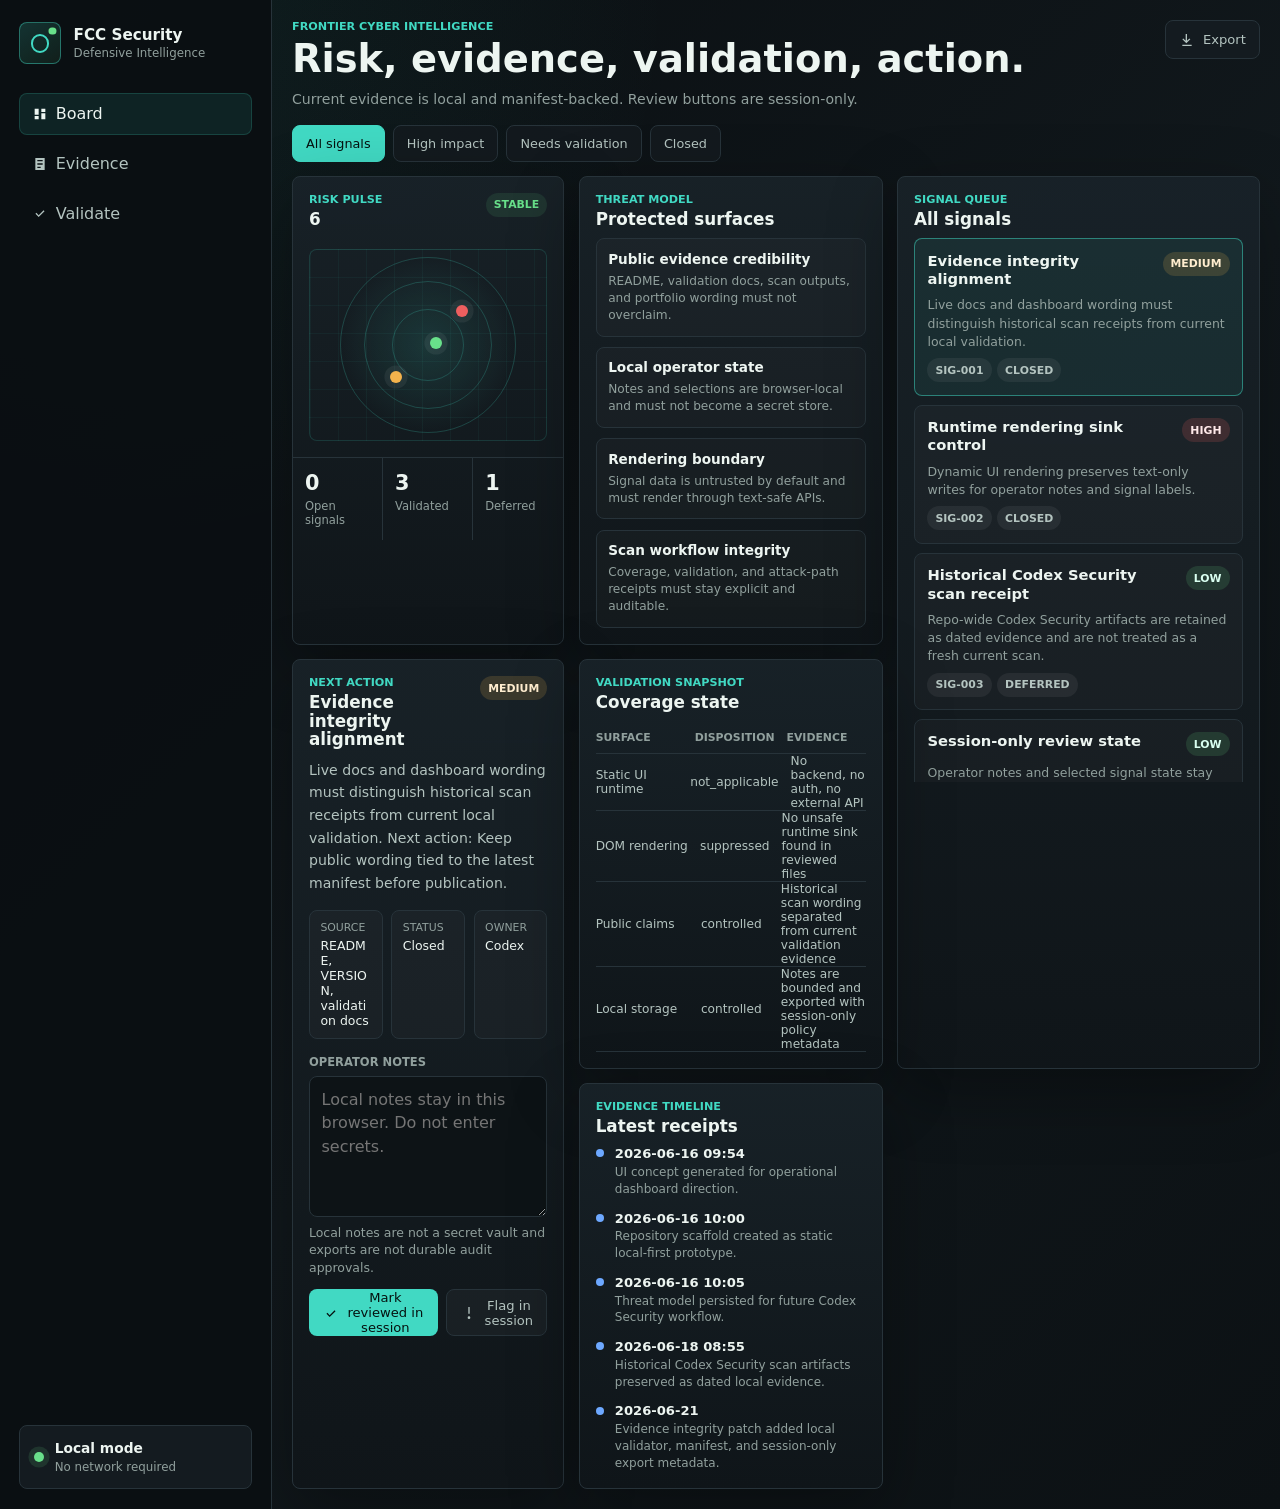
<file: index.html>
<!doctype html>
<html lang="en">
  <head>
    <meta charset="utf-8">
    <meta name="viewport" content="width=device-width, initial-scale=1">
    <meta name="description" content="FCC Security local-first defensive cyber intelligence dashboard.">
    <title>FCC Security - Frontier Cyber Intelligence</title>
    <link rel="stylesheet" href="styles.css">
  </head>
  <body>
    <div class="app-shell">
      <aside class="sidebar" aria-label="Primary navigation">
        <div class="brand-block">
          <div class="brand-mark" aria-hidden="true">
            <span></span>
            <span></span>
          </div>
          <div>
            <p class="brand-name">FCC Security</p>
            <p class="brand-subtitle">Defensive Intelligence</p>
          </div>
        </div>

        <nav class="nav-list">
          <button class="nav-item active" type="button" data-view="intelligence" title="Intelligence board">
            <svg viewBox="0 0 24 24" aria-hidden="true"><path d="M4 13h6V4H4v9Zm0 7h6v-5H4v5Zm10 0h6v-9h-6v9Zm0-16v5h6V4h-6Z"/></svg>
            <span>Board</span>
          </button>
          <button class="nav-item" type="button" data-view="evidence" title="Evidence timeline">
            <svg viewBox="0 0 24 24" aria-hidden="true"><path d="M5 3h14v18H5V3Zm3 5h8V6H8v2Zm0 5h8v-2H8v2Zm0 5h5v-2H8v2Z"/></svg>
            <span>Evidence</span>
          </button>
          <button class="nav-item" type="button" data-view="validation" title="Validation ledger">
            <svg viewBox="0 0 24 24" aria-hidden="true"><path d="m10 15.2 7.4-7.4 1.4 1.4L10 18 5.2 13.2l1.4-1.4L10 15.2Z"/></svg>
            <span>Validate</span>
          </button>
        </nav>

        <div class="operator-card">
          <span class="status-dot"></span>
          <div>
            <p>Local mode</p>
            <span>No network required</span>
          </div>
        </div>
      </aside>

      <main class="workspace">
        <header class="topbar">
          <div>
            <p class="section-label">Frontier Cyber Intelligence</p>
            <h1>Risk, evidence, validation, action.</h1>
            <p class="topbar-note">Current evidence is local and manifest-backed. Review buttons are session-only.</p>
          </div>
          <div class="topbar-actions">
            <button class="icon-button" type="button" id="exportSnapshot" title="Export snapshot">
              <svg viewBox="0 0 24 24" aria-hidden="true"><path d="M12 3v10.2l3.6-3.6L17 11l-6 6-6-6 1.4-1.4 3.6 3.6V3h2ZM5 19h14v2H5v-2Z"/></svg>
              <span>Export</span>
            </button>
          </div>
        </header>

        <section class="command-strip" aria-label="Signal filters">
          <button class="filter-chip active" type="button" data-filter="all">All signals</button>
          <button class="filter-chip" type="button" data-filter="high">High impact</button>
          <button class="filter-chip" type="button" data-filter="validation">Needs validation</button>
          <button class="filter-chip" type="button" data-filter="closed">Closed</button>
        </section>

        <section class="grid-layout">
          <article class="panel risk-panel">
            <div class="panel-header">
              <div>
                <p class="section-label">Risk Pulse</p>
                <h2 id="riskScore">0</h2>
              </div>
              <span class="metric-pill" id="riskTrend">stable</span>
            </div>
            <div class="pulse-map" aria-label="Risk pulse map">
              <div class="pulse-ring ring-one"></div>
              <div class="pulse-ring ring-two"></div>
              <div class="pulse-ring ring-three"></div>
              <span class="pulse-node node-critical"></span>
              <span class="pulse-node node-review"></span>
              <span class="pulse-node node-clear"></span>
            </div>
            <div class="metric-grid">
              <div>
                <span id="openSignals">0</span>
                <p>Open signals</p>
              </div>
              <div>
                <span id="validatedSignals">0</span>
                <p>Validated</p>
              </div>
              <div>
                <span id="deferredSignals">0</span>
                <p>Deferred</p>
              </div>
            </div>
          </article>

          <article class="panel threat-panel">
            <div class="panel-header compact">
              <div>
                <p class="section-label">Threat Model</p>
                <h2>Protected surfaces</h2>
              </div>
            </div>
            <ul class="threat-list" id="threatList"></ul>
          </article>

          <article class="panel queue-panel">
            <div class="panel-header compact">
              <div>
                <p class="section-label">Signal Queue</p>
                <h2 id="queueTitle">All signals</h2>
              </div>
            </div>
            <div class="signal-list" id="signalList" aria-live="polite"></div>
          </article>

          <article class="panel detail-panel">
            <div class="panel-header compact">
              <div>
                <p class="section-label">Next Action</p>
                <h2 id="detailTitle">Select a signal</h2>
              </div>
              <span class="severity-badge" id="detailSeverity">-</span>
            </div>
            <p class="detail-summary" id="detailSummary">The selected signal appears here with evidence, validation state, and recommended action.</p>
            <dl class="detail-meta">
              <div>
                <dt>Source</dt>
                <dd id="detailSource">-</dd>
              </div>
              <div>
                <dt>Status</dt>
                <dd id="detailStatus">-</dd>
              </div>
              <div>
                <dt>Owner</dt>
                <dd id="detailOwner">-</dd>
              </div>
            </dl>
            <label class="notes-label" for="operatorNotes">Operator notes</label>
            <textarea id="operatorNotes" rows="5" maxlength="4000" placeholder="Local notes stay in this browser. Do not enter secrets."></textarea>
            <p class="notes-policy">Local notes are not a secret vault and exports are not durable audit approvals.</p>
            <div class="action-row">
              <button class="primary-action" type="button" id="markReviewed">
                <svg viewBox="0 0 24 24" aria-hidden="true"><path d="m10 15.2 7.4-7.4 1.4 1.4L10 18 5.2 13.2l1.4-1.4L10 15.2Z"/></svg>
                <span>Mark reviewed in session</span>
              </button>
              <button class="secondary-action" type="button" id="escalateSignal">
                <svg viewBox="0 0 24 24" aria-hidden="true"><path d="M11 3h2v10h-2V3Zm1 18a2 2 0 1 0 0-4 2 2 0 0 0 0 4Z"/></svg>
                <span>Flag in session</span>
              </button>
            </div>
          </article>

          <article class="panel ledger-panel">
            <div class="panel-header compact">
              <div>
                <p class="section-label">Validation Snapshot</p>
                <h2>Coverage state</h2>
              </div>
            </div>
            <div class="ledger-table" role="table" aria-label="Validation snapshot">
              <div class="ledger-row ledger-head" role="row">
                <span role="columnheader">Surface</span>
                <span role="columnheader">Disposition</span>
                <span role="columnheader">Evidence</span>
              </div>
              <div id="ledgerRows"></div>
            </div>
          </article>

          <article class="panel timeline-panel">
            <div class="panel-header compact">
              <div>
                <p class="section-label">Evidence Timeline</p>
                <h2>Latest receipts</h2>
              </div>
            </div>
            <ol class="timeline-list" id="timelineList"></ol>
          </article>
        </section>
      </main>
    </div>

    <script src="app.js"></script>
  </body>
</html>
</file>
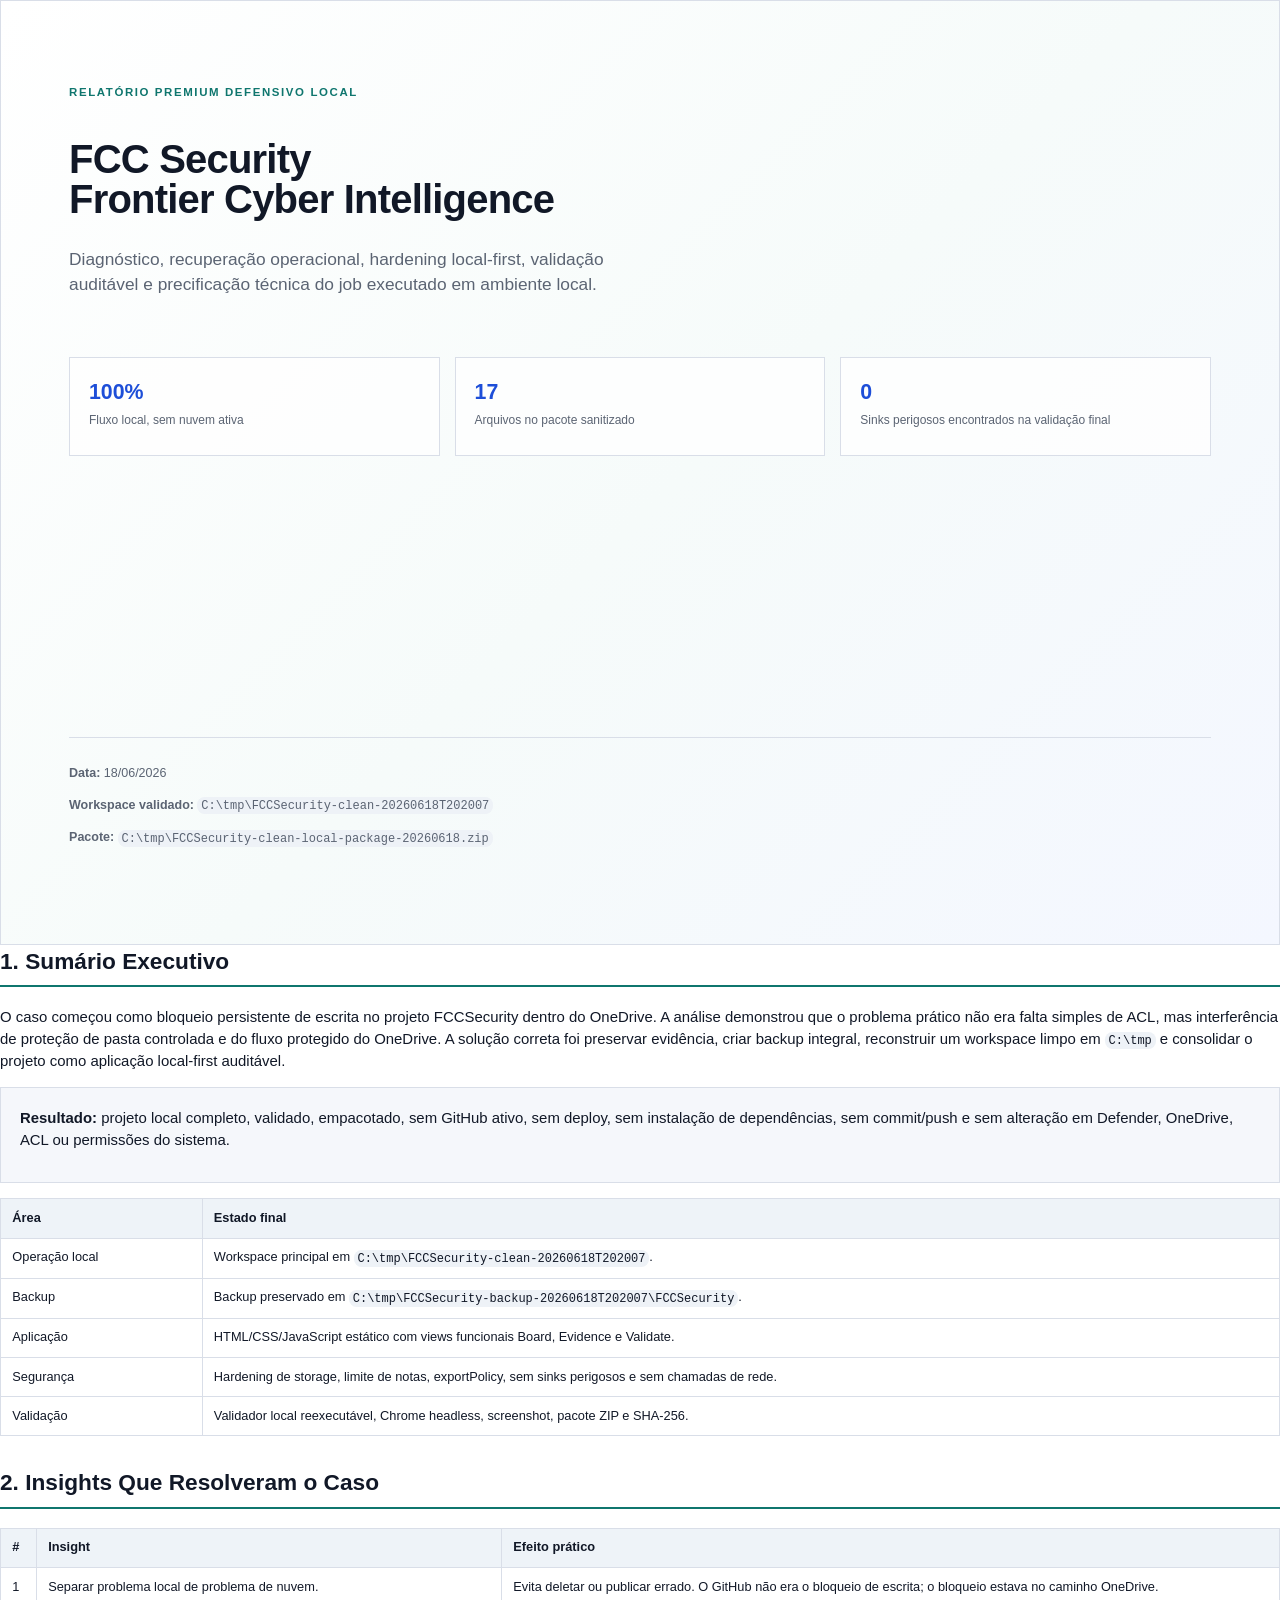
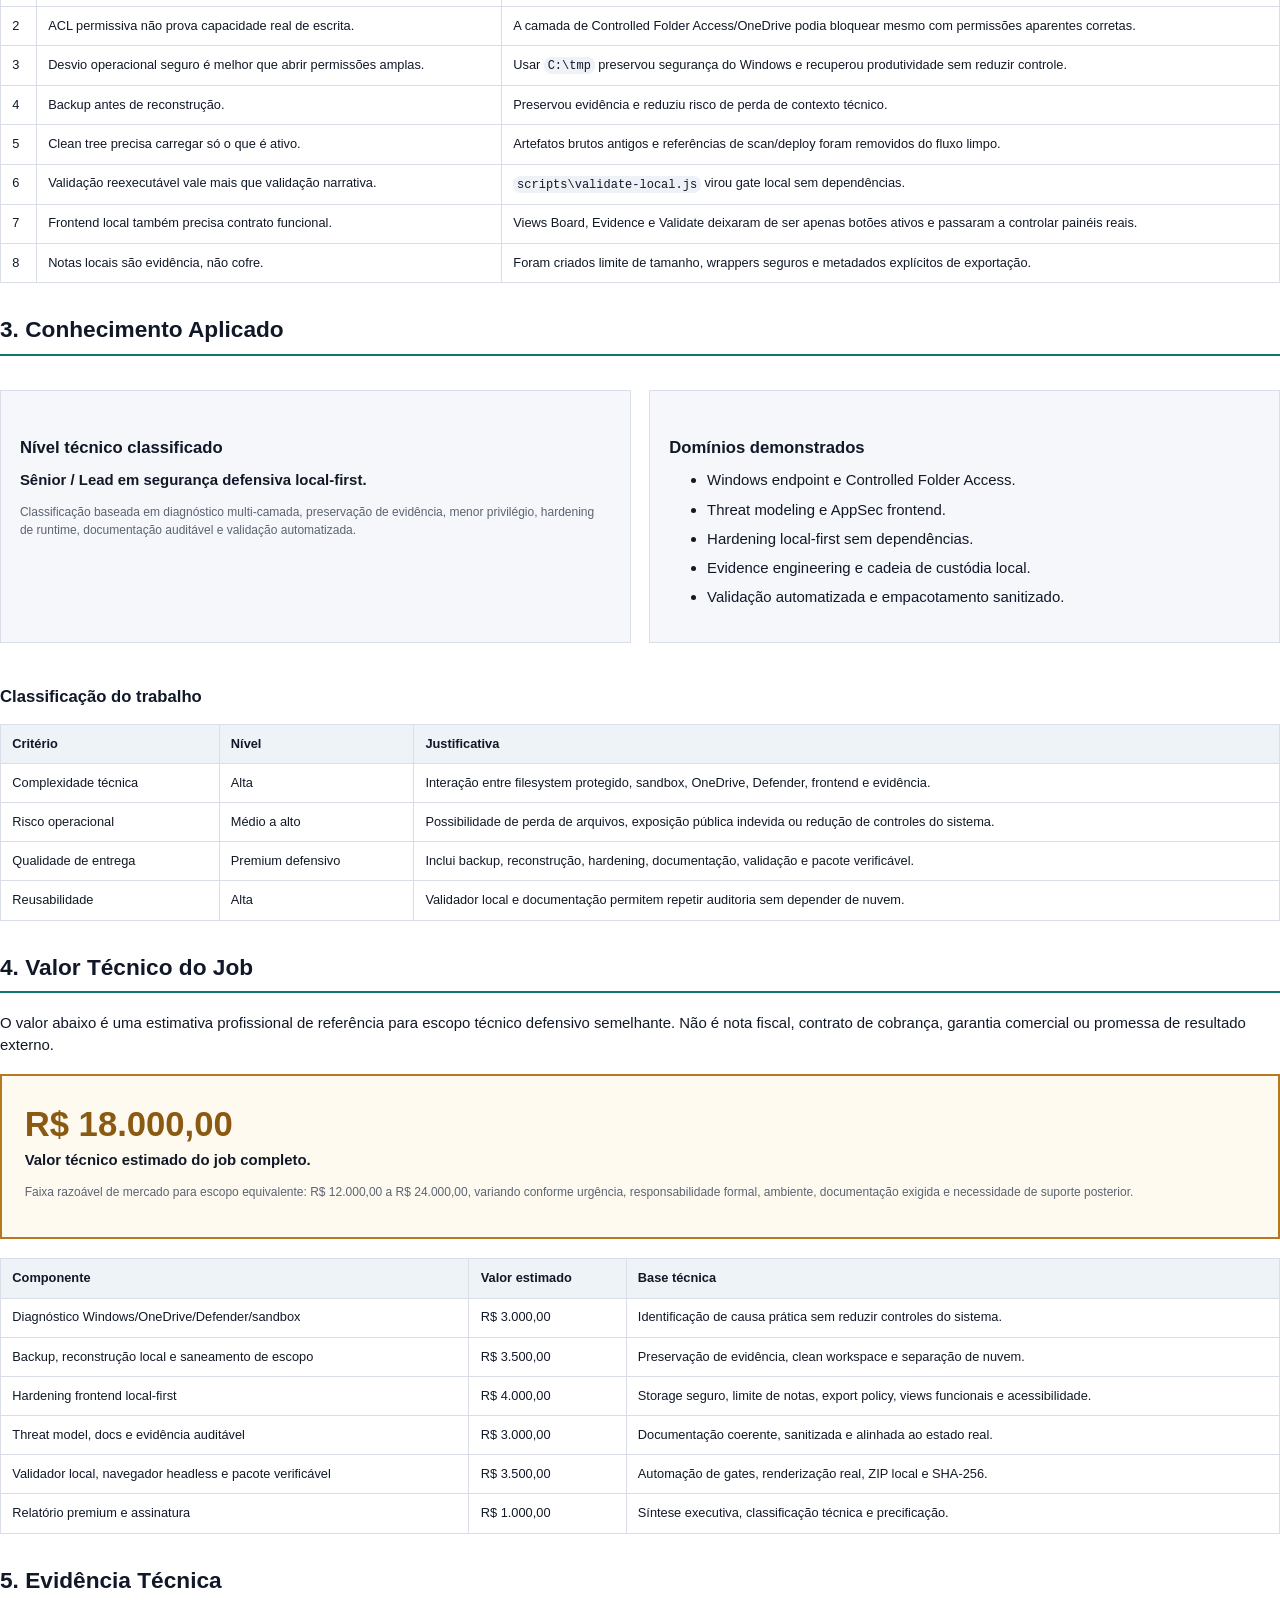
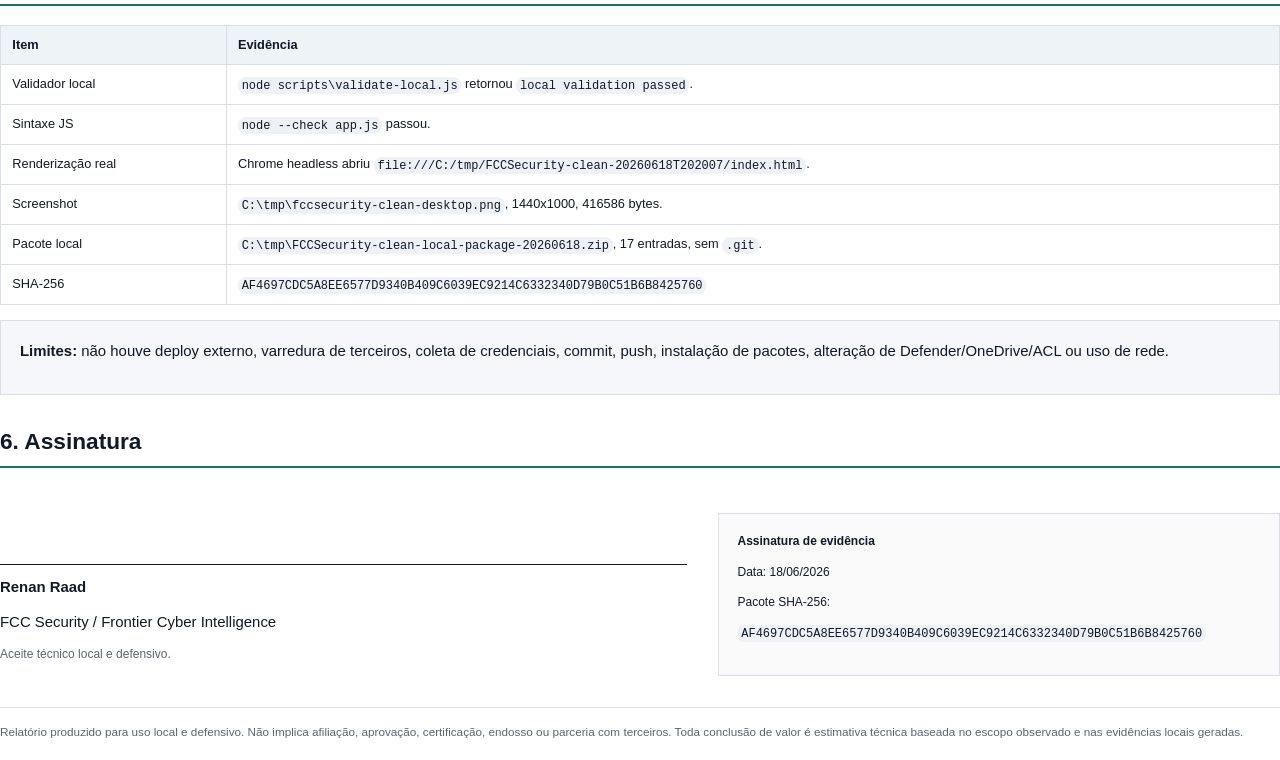
<file: docs/reports/fccsecurity-premium-report-20260618.html>
<!doctype html>
<html lang="pt-BR">
<head>
  <meta charset="utf-8">
  <title>Relatório Premium - FCC Security</title>
  <style>
    :root {
      --ink: #111827;
      --muted: #5b6473;
      --line: #d9dee8;
      --soft: #f5f7fb;
      --accent: #0f766e;
      --accent-2: #1d4ed8;
      --gold: #b7791f;
    }
    @page { size: A4; margin: 16mm; }
    * { box-sizing: border-box; }
    body {
      margin: 0;
      color: var(--ink);
      background: white;
      font-family: Arial, Helvetica, sans-serif;
      line-height: 1.45;
      font-size: 11.2pt;
    }
    .cover {
      min-height: 250mm;
      display: flex;
      flex-direction: column;
      justify-content: space-between;
      border: 1px solid var(--line);
      padding: 22mm 18mm;
      background: linear-gradient(135deg, #ffffff 0%, #f6fbfa 52%, #f4f7ff 100%);
    }
    .eyebrow {
      text-transform: uppercase;
      letter-spacing: 0.14em;
      color: var(--accent);
      font-size: 8.6pt;
      font-weight: 700;
      margin: 0 0 10mm;
    }
    h1 {
      margin: 0;
      font-size: 30pt;
      line-height: 1.02;
      letter-spacing: -0.02em;
    }
    .subtitle {
      max-width: 155mm;
      margin-top: 7mm;
      color: var(--muted);
      font-size: 13pt;
    }
    .cover-grid {
      display: grid;
      grid-template-columns: repeat(3, 1fr);
      gap: 4mm;
      margin-top: 16mm;
    }
    .metric {
      border: 1px solid var(--line);
      background: rgba(255,255,255,0.78);
      padding: 5mm;
      min-height: 26mm;
    }
    .metric strong { display: block; font-size: 16pt; color: var(--accent-2); }
    .metric span { color: var(--muted); font-size: 9pt; }
    .stamp {
      border-top: 1px solid var(--line);
      padding-top: 7mm;
      color: var(--muted);
      font-size: 9.4pt;
    }
    .page-break { page-break-before: always; }
    h2 {
      margin: 0 0 5mm;
      color: var(--ink);
      font-size: 17pt;
      border-bottom: 2px solid var(--accent);
      padding-bottom: 2mm;
    }
    h3 { margin: 7mm 0 2.5mm; font-size: 12.5pt; }
    p { margin: 0 0 3.5mm; }
    .section { margin-bottom: 8mm; }
    .card {
      border: 1px solid var(--line);
      background: var(--soft);
      padding: 5mm;
      margin: 4mm 0;
    }
    .two-col {
      display: grid;
      grid-template-columns: 1fr 1fr;
      gap: 5mm;
    }
    table {
      width: 100%;
      border-collapse: collapse;
      margin: 4mm 0;
      font-size: 9.6pt;
    }
    th, td {
      border: 1px solid var(--line);
      padding: 2.6mm 3mm;
      vertical-align: top;
    }
    th { background: #eef3f8; text-align: left; }
    .value-box {
      border: 2px solid var(--gold);
      background: #fffaf0;
      padding: 6mm;
      margin: 5mm 0;
    }
    .value-box .amount {
      font-size: 26pt;
      font-weight: 800;
      color: #8a5a12;
      margin: 0;
    }
    .note { color: var(--muted); font-size: 9pt; }
    ul { margin: 2mm 0 4mm 5mm; padding-left: 5mm; }
    li { margin-bottom: 2mm; }
    code {
      font-family: Consolas, monospace;
      font-size: 9pt;
      background: #eef2f7;
      padding: 0.4mm 1mm;
      border-radius: 2mm;
    }
    .signature {
      margin-top: 12mm;
      display: grid;
      grid-template-columns: 1.1fr 0.9fr;
      gap: 8mm;
      align-items: end;
    }
    .sig-line {
      border-top: 1.5px solid var(--ink);
      padding-top: 3mm;
    }
    .seal {
      border: 1px solid var(--line);
      padding: 5mm;
      background: #fafafa;
      font-size: 9pt;
    }
    .footer {
      margin-top: 8mm;
      padding-top: 4mm;
      border-top: 1px solid var(--line);
      color: var(--muted);
      font-size: 8.8pt;
    }
  </style>
</head>
<body>
  <section class="cover">
    <div>
      <p class="eyebrow">Relatório Premium Defensivo Local</p>
      <h1>FCC Security<br>Frontier Cyber Intelligence</h1>
      <p class="subtitle">Diagnóstico, recuperação operacional, hardening local-first, validação auditável e precificação técnica do job executado em ambiente local.</p>
      <div class="cover-grid">
        <div class="metric"><strong>100%</strong><span>Fluxo local, sem nuvem ativa</span></div>
        <div class="metric"><strong>17</strong><span>Arquivos no pacote sanitizado</span></div>
        <div class="metric"><strong>0</strong><span>Sinks perigosos encontrados na validação final</span></div>
      </div>
    </div>
    <div class="stamp">
      <p><strong>Data:</strong> 18/06/2026</p>
      <p><strong>Workspace validado:</strong> <code>C:\tmp\FCCSecurity-clean-20260618T202007</code></p>
      <p><strong>Pacote:</strong> <code>C:\tmp\FCCSecurity-clean-local-package-20260618.zip</code></p>
    </div>
  </section>

  <section class="page-break section">
    <h2>1. Sumário Executivo</h2>
    <p>O caso começou como bloqueio persistente de escrita no projeto FCCSecurity dentro do OneDrive. A análise demonstrou que o problema prático não era falta simples de ACL, mas interferência de proteção de pasta controlada e do fluxo protegido do OneDrive. A solução correta foi preservar evidência, criar backup integral, reconstruir um workspace limpo em <code>C:\tmp</code> e consolidar o projeto como aplicação local-first auditável.</p>
    <div class="card">
      <p><strong>Resultado:</strong> projeto local completo, validado, empacotado, sem GitHub ativo, sem deploy, sem instalação de dependências, sem commit/push e sem alteração em Defender, OneDrive, ACL ou permissões do sistema.</p>
    </div>
    <table>
      <tr><th>Área</th><th>Estado final</th></tr>
      <tr><td>Operação local</td><td>Workspace principal em <code>C:\tmp\FCCSecurity-clean-20260618T202007</code>.</td></tr>
      <tr><td>Backup</td><td>Backup preservado em <code>C:\tmp\FCCSecurity-backup-20260618T202007\FCCSecurity</code>.</td></tr>
      <tr><td>Aplicação</td><td>HTML/CSS/JavaScript estático com views funcionais Board, Evidence e Validate.</td></tr>
      <tr><td>Segurança</td><td>Hardening de storage, limite de notas, exportPolicy, sem sinks perigosos e sem chamadas de rede.</td></tr>
      <tr><td>Validação</td><td>Validador local reexecutável, Chrome headless, screenshot, pacote ZIP e SHA-256.</td></tr>
    </table>
  </section>

  <section class="section">
    <h2>2. Insights Que Resolveram o Caso</h2>
    <table>
      <tr><th>#</th><th>Insight</th><th>Efeito prático</th></tr>
      <tr><td>1</td><td>Separar problema local de problema de nuvem.</td><td>Evita deletar ou publicar errado. O GitHub não era o bloqueio de escrita; o bloqueio estava no caminho OneDrive.</td></tr>
      <tr><td>2</td><td>ACL permissiva não prova capacidade real de escrita.</td><td>A camada de Controlled Folder Access/OneDrive podia bloquear mesmo com permissões aparentes corretas.</td></tr>
      <tr><td>3</td><td>Desvio operacional seguro é melhor que abrir permissões amplas.</td><td>Usar <code>C:\tmp</code> preservou segurança do Windows e recuperou produtividade sem reduzir controle.</td></tr>
      <tr><td>4</td><td>Backup antes de reconstrução.</td><td>Preservou evidência e reduziu risco de perda de contexto técnico.</td></tr>
      <tr><td>5</td><td>Clean tree precisa carregar só o que é ativo.</td><td>Artefatos brutos antigos e referências de scan/deploy foram removidos do fluxo limpo.</td></tr>
      <tr><td>6</td><td>Validação reexecutável vale mais que validação narrativa.</td><td><code>scripts\validate-local.js</code> virou gate local sem dependências.</td></tr>
      <tr><td>7</td><td>Frontend local também precisa contrato funcional.</td><td>Views Board, Evidence e Validate deixaram de ser apenas botões ativos e passaram a controlar painéis reais.</td></tr>
      <tr><td>8</td><td>Notas locais são evidência, não cofre.</td><td>Foram criados limite de tamanho, wrappers seguros e metadados explícitos de exportação.</td></tr>
    </table>
  </section>

  <section class="section page-break">
    <h2>3. Conhecimento Aplicado</h2>
    <div class="two-col">
      <div class="card">
        <h3>Nível técnico classificado</h3>
        <p><strong>Sênior / Lead em segurança defensiva local-first.</strong></p>
        <p class="note">Classificação baseada em diagnóstico multi-camada, preservação de evidência, menor privilégio, hardening de runtime, documentação auditável e validação automatizada.</p>
      </div>
      <div class="card">
        <h3>Domínios demonstrados</h3>
        <ul>
          <li>Windows endpoint e Controlled Folder Access.</li>
          <li>Threat modeling e AppSec frontend.</li>
          <li>Hardening local-first sem dependências.</li>
          <li>Evidence engineering e cadeia de custódia local.</li>
          <li>Validação automatizada e empacotamento sanitizado.</li>
        </ul>
      </div>
    </div>
    <h3>Classificação do trabalho</h3>
    <table>
      <tr><th>Critério</th><th>Nível</th><th>Justificativa</th></tr>
      <tr><td>Complexidade técnica</td><td>Alta</td><td>Interação entre filesystem protegido, sandbox, OneDrive, Defender, frontend e evidência.</td></tr>
      <tr><td>Risco operacional</td><td>Médio a alto</td><td>Possibilidade de perda de arquivos, exposição pública indevida ou redução de controles do sistema.</td></tr>
      <tr><td>Qualidade de entrega</td><td>Premium defensivo</td><td>Inclui backup, reconstrução, hardening, documentação, validação e pacote verificável.</td></tr>
      <tr><td>Reusabilidade</td><td>Alta</td><td>Validador local e documentação permitem repetir auditoria sem depender de nuvem.</td></tr>
    </table>
  </section>

  <section class="section">
    <h2>4. Valor Técnico do Job</h2>
    <p>O valor abaixo é uma estimativa profissional de referência para escopo técnico defensivo semelhante. Não é nota fiscal, contrato de cobrança, garantia comercial ou promessa de resultado externo.</p>
    <div class="value-box">
      <p class="amount">R$ 18.000,00</p>
      <p><strong>Valor técnico estimado do job completo.</strong></p>
      <p class="note">Faixa razoável de mercado para escopo equivalente: R$ 12.000,00 a R$ 24.000,00, variando conforme urgência, responsabilidade formal, ambiente, documentação exigida e necessidade de suporte posterior.</p>
    </div>
    <table>
      <tr><th>Componente</th><th>Valor estimado</th><th>Base técnica</th></tr>
      <tr><td>Diagnóstico Windows/OneDrive/Defender/sandbox</td><td>R$ 3.000,00</td><td>Identificação de causa prática sem reduzir controles do sistema.</td></tr>
      <tr><td>Backup, reconstrução local e saneamento de escopo</td><td>R$ 3.500,00</td><td>Preservação de evidência, clean workspace e separação de nuvem.</td></tr>
      <tr><td>Hardening frontend local-first</td><td>R$ 4.000,00</td><td>Storage seguro, limite de notas, export policy, views funcionais e acessibilidade.</td></tr>
      <tr><td>Threat model, docs e evidência auditável</td><td>R$ 3.000,00</td><td>Documentação coerente, sanitizada e alinhada ao estado real.</td></tr>
      <tr><td>Validador local, navegador headless e pacote verificável</td><td>R$ 3.500,00</td><td>Automação de gates, renderização real, ZIP local e SHA-256.</td></tr>
      <tr><td>Relatório premium e assinatura</td><td>R$ 1.000,00</td><td>Síntese executiva, classificação técnica e precificação.</td></tr>
    </table>
  </section>

  <section class="section page-break">
    <h2>5. Evidência Técnica</h2>
    <table>
      <tr><th>Item</th><th>Evidência</th></tr>
      <tr><td>Validador local</td><td><code>node scripts\validate-local.js</code> retornou <code>local validation passed</code>.</td></tr>
      <tr><td>Sintaxe JS</td><td><code>node --check app.js</code> passou.</td></tr>
      <tr><td>Renderização real</td><td>Chrome headless abriu <code>file:///C:/tmp/FCCSecurity-clean-20260618T202007/index.html</code>.</td></tr>
      <tr><td>Screenshot</td><td><code>C:\tmp\fccsecurity-clean-desktop.png</code>, 1440x1000, 416586 bytes.</td></tr>
      <tr><td>Pacote local</td><td><code>C:\tmp\FCCSecurity-clean-local-package-20260618.zip</code>, 17 entradas, sem <code>.git</code>.</td></tr>
      <tr><td>SHA-256</td><td><code>AF4697CDC5A8EE6577D9340B409C6039EC9214C6332340D79B0C51B6B8425760</code></td></tr>
    </table>
    <div class="card">
      <p><strong>Limites:</strong> não houve deploy externo, varredura de terceiros, coleta de credenciais, commit, push, instalação de pacotes, alteração de Defender/OneDrive/ACL ou uso de rede.</p>
    </div>
  </section>

  <section class="section">
    <h2>6. Assinatura</h2>
    <div class="signature">
      <div class="sig-line">
        <p><strong>Renan Raad</strong></p>
        <p>FCC Security / Frontier Cyber Intelligence</p>
        <p class="note">Aceite técnico local e defensivo.</p>
      </div>
      <div class="seal">
        <p><strong>Assinatura de evidência</strong></p>
        <p>Data: 18/06/2026</p>
        <p>Pacote SHA-256:</p>
        <p><code>AF4697CDC5A8EE6577D9340B409C6039EC9214C6332340D79B0C51B6B8425760</code></p>
      </div>
    </div>
    <div class="footer">
      <p>Relatório produzido para uso local e defensivo. Não implica afiliação, aprovação, certificação, endosso ou parceria com terceiros. Toda conclusão de valor é estimativa técnica baseada no escopo observado e nas evidências locais geradas.</p>
    </div>
  </section>
</body>
</html>
</file>
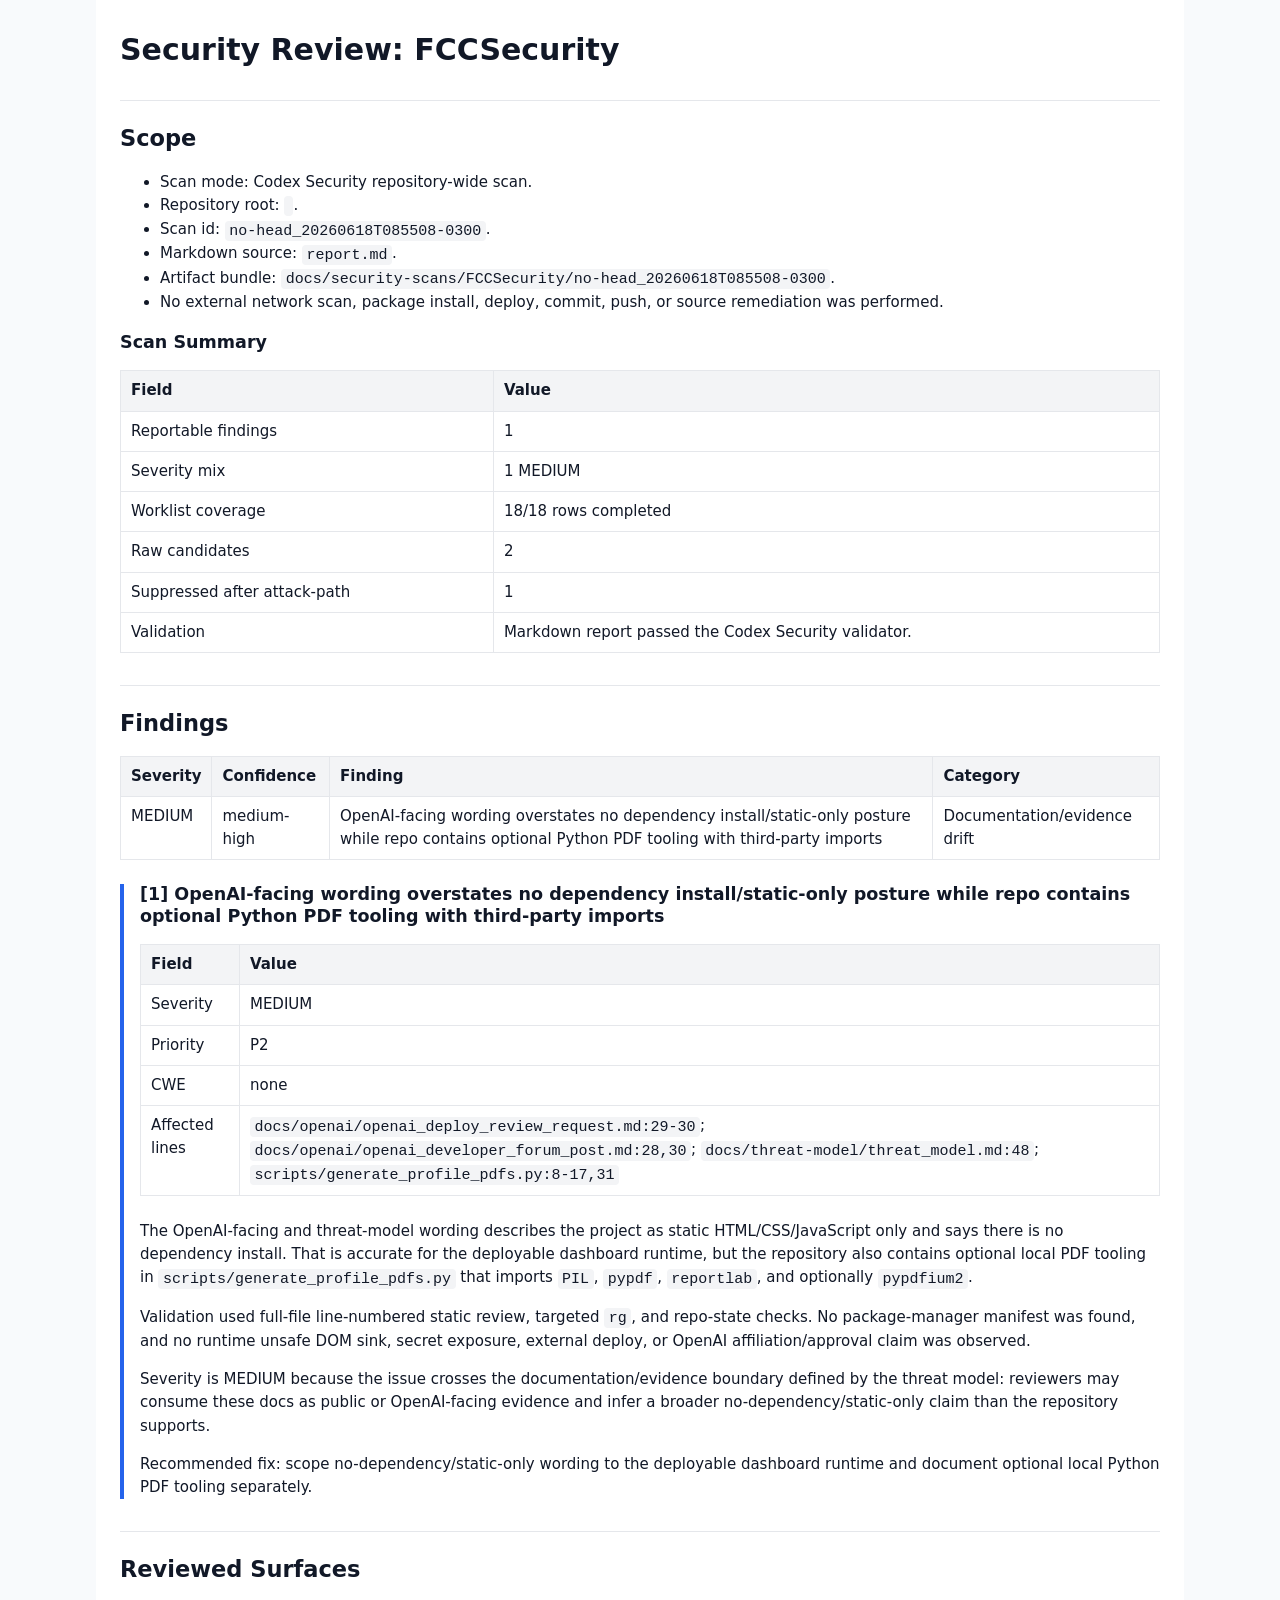
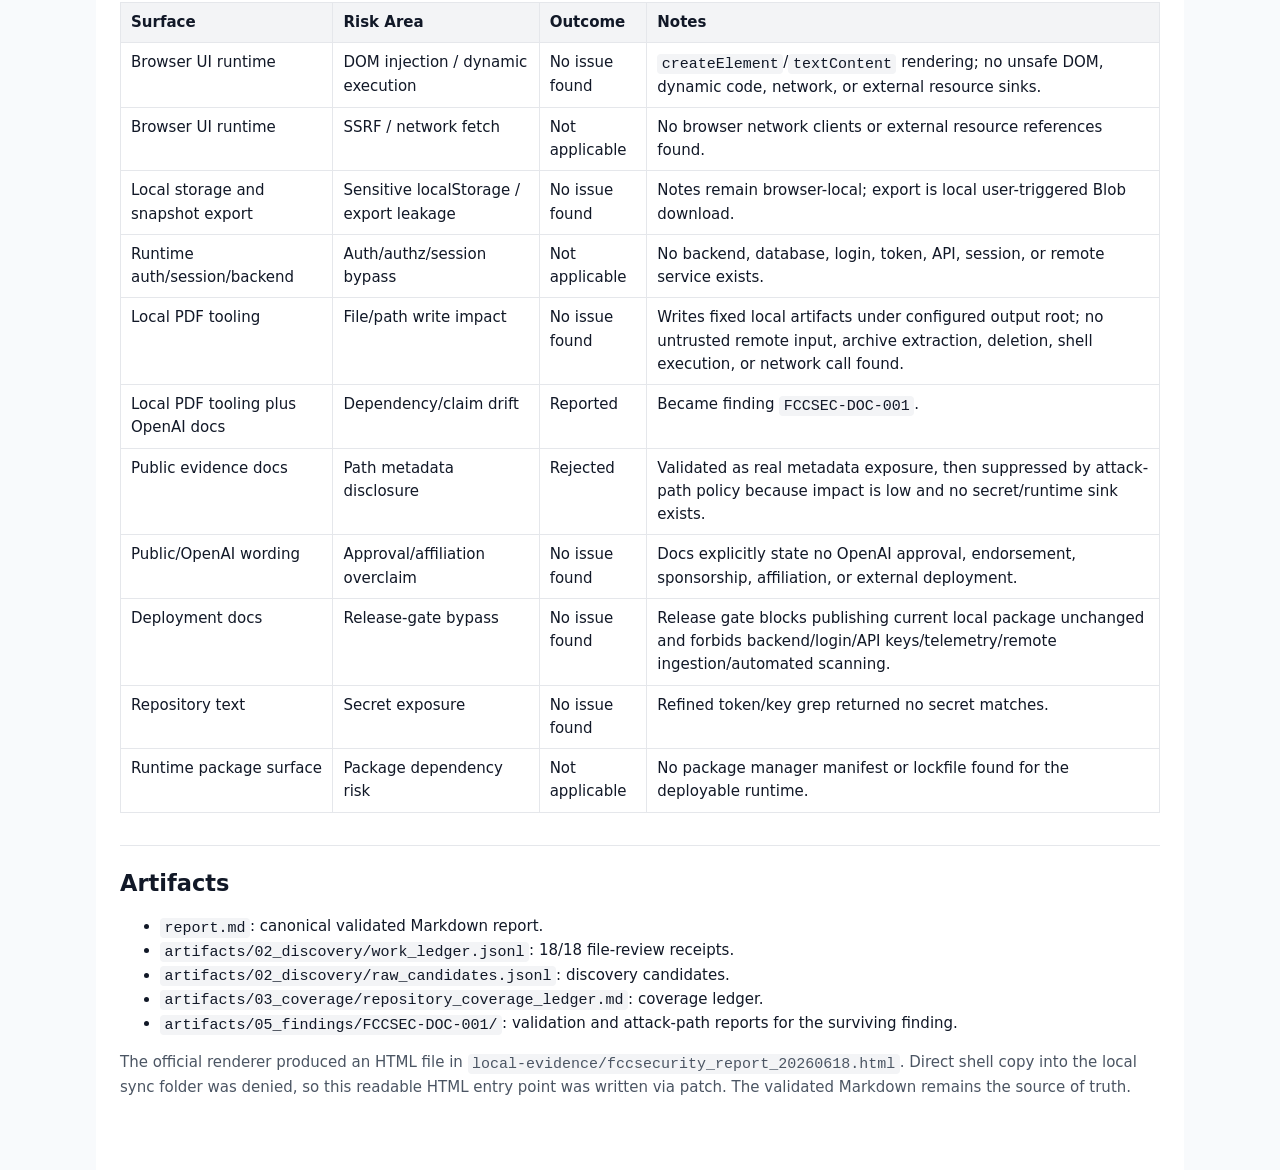
<file: docs/security-scans/FCCSecurity/no-head_20260618T085508-0300/report.html>
<!doctype html>
<html lang="en">
<head>
  <meta charset="utf-8">
  <meta name="viewport" content="width=device-width, initial-scale=1">
  <title>FCCSecurity Codex Security Scan</title>
  <style>
    body { margin: 0; font: 15px/1.55 system-ui, -apple-system, BlinkMacSystemFont, "Segoe UI", sans-serif; color: #111827; background: #f8fafc; }
    main { max-width: 1040px; margin: 0 auto; padding: 32px 24px 72px; background: #fff; min-height: 100vh; }
    h1, h2, h3 { line-height: 1.2; }
    h1 { margin-top: 0; }
    h2 { border-top: 1px solid #e5e7eb; padding-top: 24px; margin-top: 32px; }
    code { background: #f3f4f6; border-radius: 4px; padding: 0.1em 0.3em; }
    table { border-collapse: collapse; width: 100%; margin: 16px 0 24px; }
    th, td { border: 1px solid #e5e7eb; padding: 8px 10px; vertical-align: top; text-align: left; }
    th { background: #f3f4f6; }
    .finding { border-left: 4px solid #2563eb; padding-left: 16px; }
    .note { color: #4b5563; }
  </style>
</head>
<body>
<main>
  <h1>Security Review: FCCSecurity</h1>

  <h2>Scope</h2>
  <ul>
    <li>Scan mode: Codex Security repository-wide scan.</li>
    <li>Repository root: <code><repo_root></code>.</li>
    <li>Scan id: <code>no-head_20260618T085508-0300</code>.</li>
    <li>Markdown source: <code>report.md</code>.</li>
    <li>Artifact bundle: <code>docs/security-scans/FCCSecurity/no-head_20260618T085508-0300</code>.</li>
    <li>No external network scan, package install, deploy, commit, push, or source remediation was performed.</li>
  </ul>

  <h3>Scan Summary</h3>
  <table>
    <tr><th>Field</th><th>Value</th></tr>
    <tr><td>Reportable findings</td><td>1</td></tr>
    <tr><td>Severity mix</td><td>1 MEDIUM</td></tr>
    <tr><td>Worklist coverage</td><td>18/18 rows completed</td></tr>
    <tr><td>Raw candidates</td><td>2</td></tr>
    <tr><td>Suppressed after attack-path</td><td>1</td></tr>
    <tr><td>Validation</td><td>Markdown report passed the Codex Security validator.</td></tr>
  </table>

  <h2>Findings</h2>
  <table>
    <tr><th>Severity</th><th>Confidence</th><th>Finding</th><th>Category</th></tr>
    <tr>
      <td>MEDIUM</td>
      <td>medium-high</td>
      <td>OpenAI-facing wording overstates no dependency install/static-only posture while repo contains optional Python PDF tooling with third-party imports</td>
      <td>Documentation/evidence drift</td>
    </tr>
  </table>

  <section class="finding">
    <h3>[1] OpenAI-facing wording overstates no dependency install/static-only posture while repo contains optional Python PDF tooling with third-party imports</h3>
    <table>
      <tr><th>Field</th><th>Value</th></tr>
      <tr><td>Severity</td><td>MEDIUM</td></tr>
      <tr><td>Priority</td><td>P2</td></tr>
      <tr><td>CWE</td><td>none</td></tr>
      <tr><td>Affected lines</td><td><code>docs/openai/openai_deploy_review_request.md:29-30</code>; <code>docs/openai/openai_developer_forum_post.md:28,30</code>; <code>docs/threat-model/threat_model.md:48</code>; <code>scripts/generate_profile_pdfs.py:8-17,31</code></td></tr>
    </table>
    <p>The OpenAI-facing and threat-model wording describes the project as static HTML/CSS/JavaScript only and says there is no dependency install. That is accurate for the deployable dashboard runtime, but the repository also contains optional local PDF tooling in <code>scripts/generate_profile_pdfs.py</code> that imports <code>PIL</code>, <code>pypdf</code>, <code>reportlab</code>, and optionally <code>pypdfium2</code>.</p>
    <p>Validation used full-file line-numbered static review, targeted <code>rg</code>, and repo-state checks. No package-manager manifest was found, and no runtime unsafe DOM sink, secret exposure, external deploy, or OpenAI affiliation/approval claim was observed.</p>
    <p>Severity is MEDIUM because the issue crosses the documentation/evidence boundary defined by the threat model: reviewers may consume these docs as public or OpenAI-facing evidence and infer a broader no-dependency/static-only claim than the repository supports.</p>
    <p>Recommended fix: scope no-dependency/static-only wording to the deployable dashboard runtime and document optional local Python PDF tooling separately.</p>
  </section>

  <h2>Reviewed Surfaces</h2>
  <table>
    <tr><th>Surface</th><th>Risk Area</th><th>Outcome</th><th>Notes</th></tr>
    <tr><td>Browser UI runtime</td><td>DOM injection / dynamic execution</td><td>No issue found</td><td><code>createElement</code>/<code>textContent</code> rendering; no unsafe DOM, dynamic code, network, or external resource sinks.</td></tr>
    <tr><td>Browser UI runtime</td><td>SSRF / network fetch</td><td>Not applicable</td><td>No browser network clients or external resource references found.</td></tr>
    <tr><td>Local storage and snapshot export</td><td>Sensitive localStorage / export leakage</td><td>No issue found</td><td>Notes remain browser-local; export is local user-triggered Blob download.</td></tr>
    <tr><td>Runtime auth/session/backend</td><td>Auth/authz/session bypass</td><td>Not applicable</td><td>No backend, database, login, token, API, session, or remote service exists.</td></tr>
    <tr><td>Local PDF tooling</td><td>File/path write impact</td><td>No issue found</td><td>Writes fixed local artifacts under configured output root; no untrusted remote input, archive extraction, deletion, shell execution, or network call found.</td></tr>
    <tr><td>Local PDF tooling plus OpenAI docs</td><td>Dependency/claim drift</td><td>Reported</td><td>Became finding <code>FCCSEC-DOC-001</code>.</td></tr>
    <tr><td>Public evidence docs</td><td>Path metadata disclosure</td><td>Rejected</td><td>Validated as real metadata exposure, then suppressed by attack-path policy because impact is low and no secret/runtime sink exists.</td></tr>
    <tr><td>Public/OpenAI wording</td><td>Approval/affiliation overclaim</td><td>No issue found</td><td>Docs explicitly state no OpenAI approval, endorsement, sponsorship, affiliation, or external deployment.</td></tr>
    <tr><td>Deployment docs</td><td>Release-gate bypass</td><td>No issue found</td><td>Release gate blocks publishing current local package unchanged and forbids backend/login/API keys/telemetry/remote ingestion/automated scanning.</td></tr>
    <tr><td>Repository text</td><td>Secret exposure</td><td>No issue found</td><td>Refined token/key grep returned no secret matches.</td></tr>
    <tr><td>Runtime package surface</td><td>Package dependency risk</td><td>Not applicable</td><td>No package manager manifest or lockfile found for the deployable runtime.</td></tr>
  </table>

  <h2>Artifacts</h2>
  <ul>
    <li><code>report.md</code>: canonical validated Markdown report.</li>
    <li><code>artifacts/02_discovery/work_ledger.jsonl</code>: 18/18 file-review receipts.</li>
    <li><code>artifacts/02_discovery/raw_candidates.jsonl</code>: discovery candidates.</li>
    <li><code>artifacts/03_coverage/repository_coverage_ledger.md</code>: coverage ledger.</li>
    <li><code>artifacts/05_findings/FCCSEC-DOC-001/</code>: validation and attack-path reports for the surviving finding.</li>
  </ul>

  <p class="note">The official renderer produced an HTML file in <code>local-evidence/fccsecurity_report_20260618.html</code>. Direct shell copy into the local sync folder was denied, so this readable HTML entry point was written via patch. The validated Markdown remains the source of truth.</p>
</main>
</body>
</html>
</file>
<file: styles.css>
:root {
  color-scheme: dark;
  --bg: #090d10;
  --bg-soft: #10161a;
  --surface: #141b20;
  --surface-raised: #182228;
  --line: #27333a;
  --line-strong: #34434c;
  --text: #edf5f1;
  --muted: #91a09d;
  --muted-strong: #b4c4c0;
  --cyan: #41d9c3;
  --green: #68e08a;
  --amber: #f3b34c;
  --red: #ef5f5f;
  --blue: #6da8ff;
  --shadow: 0 22px 70px rgba(0, 0, 0, 0.32);
  --radius: 8px;
  --transition: 160ms ease;
  font-family: Inter, ui-sans-serif, system-ui, -apple-system, BlinkMacSystemFont, "Segoe UI", sans-serif;
}

* {
  box-sizing: border-box;
}

html {
  min-width: 320px;
  background: var(--bg);
  overflow-x: hidden;
}

body {
  margin: 0;
  min-height: 100vh;
  overflow-x: hidden;
  color: var(--text);
  background:
    radial-gradient(circle at 10% 0%, rgba(65, 217, 195, 0.08), transparent 34rem),
    linear-gradient(135deg, #090d10 0%, #11181c 54%, #0c1114 100%);
}

button,
textarea {
  font: inherit;
}

button {
  cursor: pointer;
}

.app-shell {
  display: grid;
  grid-template-columns: 17rem 1fr;
  min-height: 100vh;
}

.sidebar {
  display: flex;
  flex-direction: column;
  gap: 1.6rem;
  padding: 1.2rem;
  border-right: 1px solid var(--line);
  background: rgba(10, 15, 18, 0.92);
}

.brand-block {
  display: flex;
  align-items: center;
  gap: 0.8rem;
  min-height: 3rem;
}

.brand-mark {
  position: relative;
  display: grid;
  place-items: center;
  width: 2.6rem;
  height: 2.6rem;
  border: 1px solid rgba(65, 217, 195, 0.42);
  border-radius: var(--radius);
  background: linear-gradient(145deg, rgba(65, 217, 195, 0.18), rgba(104, 224, 138, 0.08));
}

.brand-mark span:first-child {
  width: 1.18rem;
  height: 1.18rem;
  border: 2px solid var(--cyan);
  border-radius: 50%;
}

.brand-mark span:last-child {
  position: absolute;
  width: 0.46rem;
  height: 0.46rem;
  border-radius: 50%;
  background: var(--green);
  transform: translate(0.78rem, -0.78rem);
}

.brand-name,
.brand-subtitle,
.section-label,
.operator-card p,
.operator-card span {
  margin: 0;
}

.brand-name {
  font-size: 0.95rem;
  font-weight: 720;
}

.brand-subtitle {
  margin-top: 0.12rem;
  color: var(--muted);
  font-size: 0.74rem;
}

.nav-list {
  display: grid;
  gap: 0.45rem;
}

.nav-item,
.icon-button,
.filter-chip,
.primary-action,
.secondary-action {
  display: inline-flex;
  align-items: center;
  justify-content: center;
  gap: 0.5rem;
  border: 1px solid transparent;
  border-radius: var(--radius);
  color: var(--muted-strong);
  background: transparent;
  transition: color var(--transition), background var(--transition), border-color var(--transition), transform var(--transition);
}

.nav-item {
  justify-content: flex-start;
  min-height: 2.65rem;
  padding: 0 0.72rem;
  text-align: left;
}

.nav-item svg,
.icon-button svg,
.primary-action svg,
.secondary-action svg {
  width: 1rem;
  height: 1rem;
  fill: currentColor;
  flex: 0 0 auto;
}

.nav-item:hover,
.nav-item.active {
  color: var(--text);
  background: rgba(65, 217, 195, 0.1);
  border-color: rgba(65, 217, 195, 0.18);
}

.operator-card {
  display: flex;
  align-items: center;
  gap: 0.68rem;
  margin-top: auto;
  padding: 0.86rem;
  border: 1px solid var(--line);
  border-radius: var(--radius);
  background: var(--surface);
}

.operator-card p {
  font-size: 0.86rem;
  font-weight: 680;
}

.operator-card span:last-child {
  color: var(--muted);
  font-size: 0.74rem;
}

.status-dot {
  width: 0.62rem;
  height: 0.62rem;
  border-radius: 50%;
  background: var(--green);
  box-shadow: 0 0 0 0.35rem rgba(104, 224, 138, 0.12);
}

.workspace {
  padding: 1.25rem;
  overflow-x: hidden;
}

.topbar {
  display: flex;
  align-items: flex-start;
  justify-content: space-between;
  gap: 1rem;
  margin-bottom: 1rem;
}

.section-label {
  color: var(--cyan);
  font-size: 0.7rem;
  font-weight: 760;
  letter-spacing: 0;
  text-transform: uppercase;
}

h1,
h2 {
  margin: 0;
  line-height: 1.1;
  letter-spacing: 0;
}

h1 {
  margin-top: 0.3rem;
  font-size: clamp(1.7rem, 3vw, 3rem);
}

.topbar-note {
  max-width: 620px;
  margin: 0.55rem 0 0;
  color: var(--muted);
  font-size: 0.88rem;
  line-height: 1.45;
}

h2 {
  margin-top: 0.25rem;
  font-size: 1.05rem;
}

.topbar-actions {
  display: flex;
  gap: 0.5rem;
}

.icon-button {
  min-height: 2.45rem;
  padding: 0 0.82rem;
  border-color: var(--line);
  background: var(--surface);
  font-size: 0.82rem;
}

.icon-button:hover,
.primary-action:hover,
.secondary-action:hover,
.filter-chip:hover {
  transform: translateY(-1px);
}

.command-strip {
  display: flex;
  gap: 0.5rem;
  overflow-x: auto;
  padding-bottom: 0.85rem;
  scrollbar-width: none;
}

.command-strip::-webkit-scrollbar {
  display: none;
}

.filter-chip {
  flex: 0 0 auto;
  min-height: 2.3rem;
  padding: 0 0.82rem;
  border-color: var(--line);
  background: rgba(20, 27, 32, 0.8);
  font-size: 0.8rem;
}

.filter-chip.active {
  color: #051210;
  background: var(--cyan);
  border-color: var(--cyan);
}

.grid-layout {
  display: grid;
  grid-template-columns: minmax(16rem, 0.9fr) minmax(19rem, 1fr) minmax(22rem, 1.2fr);
  gap: 0.9rem;
  align-items: stretch;
}

.panel {
  min-width: 0;
  border: 1px solid var(--line);
  border-radius: var(--radius);
  background: linear-gradient(180deg, rgba(24, 34, 40, 0.94), rgba(15, 21, 25, 0.96));
  box-shadow: var(--shadow);
}

.panel-header {
  display: flex;
  align-items: flex-start;
  justify-content: space-between;
  gap: 0.8rem;
  padding: 1rem 1rem 0.8rem;
}

.panel-header.compact {
  padding-bottom: 0.65rem;
}

.risk-panel,
.threat-panel {
  grid-column: span 1;
}

.queue-panel {
  grid-row: span 2;
}

.detail-panel {
  grid-row: span 2;
}

.ledger-panel,
.timeline-panel {
  min-height: 17rem;
}

.metric-pill,
.severity-badge,
.status-badge {
  display: inline-flex;
  align-items: center;
  justify-content: center;
  min-height: 1.5rem;
  padding: 0 0.5rem;
  border-radius: 999px;
  font-size: 0.68rem;
  font-weight: 760;
  text-transform: uppercase;
}

.metric-pill {
  color: var(--green);
  background: rgba(104, 224, 138, 0.1);
}

.pulse-map {
  position: relative;
  height: 12rem;
  margin: 0.5rem 1rem 1rem;
  overflow: hidden;
  border: 1px solid rgba(65, 217, 195, 0.16);
  border-radius: var(--radius);
  background:
    linear-gradient(90deg, rgba(65, 217, 195, 0.05) 1px, transparent 1px),
    linear-gradient(0deg, rgba(65, 217, 195, 0.05) 1px, transparent 1px),
    radial-gradient(circle at 50% 50%, rgba(65, 217, 195, 0.14), transparent 58%);
  background-size: 28px 28px, 28px 28px, auto;
}

.pulse-ring {
  position: absolute;
  inset: 50% auto auto 50%;
  border: 1px solid rgba(65, 217, 195, 0.22);
  border-radius: 50%;
  transform: translate(-50%, -50%);
}

.ring-one {
  width: 4.5rem;
  height: 4.5rem;
}

.ring-two {
  width: 8rem;
  height: 8rem;
}

.ring-three {
  width: 11rem;
  height: 11rem;
}

.pulse-node {
  position: absolute;
  width: 0.75rem;
  height: 0.75rem;
  border-radius: 50%;
  box-shadow: 0 0 0 0.35rem rgba(255, 255, 255, 0.06);
}

.node-critical {
  left: 62%;
  top: 29%;
  background: var(--red);
}

.node-review {
  left: 34%;
  top: 64%;
  background: var(--amber);
}

.node-clear {
  left: 51%;
  top: 46%;
  background: var(--green);
}

.metric-grid {
  display: grid;
  grid-template-columns: repeat(3, 1fr);
  border-top: 1px solid var(--line);
}

.metric-grid div {
  padding: 0.85rem 0.75rem;
  border-right: 1px solid var(--line);
}

.metric-grid div:last-child {
  border-right: 0;
}

.metric-grid span {
  font-size: 1.3rem;
  font-weight: 760;
}

.metric-grid p {
  margin: 0.2rem 0 0;
  color: var(--muted);
  font-size: 0.72rem;
}

.threat-list,
.signal-list,
.timeline-list {
  margin: 0;
  padding: 0 1rem 1rem;
}

.threat-list {
  display: grid;
  gap: 0.64rem;
  list-style: none;
}

.threat-item {
  display: grid;
  gap: 0.38rem;
  padding: 0.72rem;
  border: 1px solid var(--line);
  border-radius: var(--radius);
  background: rgba(255, 255, 255, 0.02);
}

.threat-item strong {
  font-size: 0.85rem;
}

.threat-item span {
  color: var(--muted);
  font-size: 0.76rem;
  line-height: 1.4;
}

.signal-list {
  display: grid;
  gap: 0.55rem;
  max-height: 34rem;
  overflow-y: auto;
}

.signal-card {
  display: grid;
  gap: 0.48rem;
  width: 100%;
  padding: 0.78rem;
  border: 1px solid var(--line);
  border-radius: var(--radius);
  color: var(--text);
  background: rgba(255, 255, 255, 0.025);
  text-align: left;
}

.signal-card:hover,
.signal-card.active {
  border-color: rgba(65, 217, 195, 0.5);
  background: rgba(65, 217, 195, 0.08);
}

.signal-topline {
  display: flex;
  align-items: flex-start;
  justify-content: space-between;
  gap: 0.8rem;
}

.signal-title {
  margin: 0;
  font-size: 0.92rem;
  font-weight: 720;
  line-height: 1.25;
}

.signal-summary {
  margin: 0;
  color: var(--muted);
  font-size: 0.78rem;
  line-height: 1.45;
}

.signal-meta {
  display: flex;
  flex-wrap: wrap;
  gap: 0.35rem;
}

.status-badge {
  color: var(--muted-strong);
  background: rgba(255, 255, 255, 0.06);
}

.status-badge.high,
.severity-badge.high {
  color: #ffe9e9;
  background: rgba(239, 95, 95, 0.17);
}

.status-badge.medium,
.severity-badge.medium {
  color: #ffedcf;
  background: rgba(243, 179, 76, 0.16);
}

.status-badge.low,
.severity-badge.low {
  color: #d9fff0;
  background: rgba(104, 224, 138, 0.14);
}

.detail-panel {
  padding-bottom: 1rem;
}

.detail-summary {
  margin: 0;
  padding: 0 1rem;
  color: var(--muted-strong);
  font-size: 0.88rem;
  line-height: 1.6;
}

.detail-meta {
  display: grid;
  grid-template-columns: repeat(3, 1fr);
  gap: 0.55rem;
  margin: 1rem;
}

.detail-meta div {
  min-width: 0;
  padding: 0.65rem;
  border: 1px solid var(--line);
  border-radius: var(--radius);
  background: rgba(255, 255, 255, 0.025);
}

.detail-meta dt {
  color: var(--muted);
  font-size: 0.68rem;
  text-transform: uppercase;
}

.detail-meta dd {
  margin: 0.22rem 0 0;
  overflow-wrap: anywhere;
  font-size: 0.78rem;
}

.notes-label {
  display: block;
  margin: 0 1rem 0.4rem;
  color: var(--muted);
  font-size: 0.72rem;
  font-weight: 680;
  text-transform: uppercase;
}

textarea {
  display: block;
  width: calc(100% - 2rem);
  margin: 0 1rem;
  resize: vertical;
  border: 1px solid var(--line);
  border-radius: var(--radius);
  padding: 0.72rem;
  color: var(--text);
  background: #0d1316;
  line-height: 1.45;
  outline: none;
}

textarea:focus {
  border-color: rgba(65, 217, 195, 0.64);
  box-shadow: 0 0 0 3px rgba(65, 217, 195, 0.12);
}

.notes-policy {
  margin: 0.45rem 1rem 0;
  color: var(--muted);
  font-size: 0.78rem;
  line-height: 1.4;
}

.action-row {
  display: flex;
  gap: 0.55rem;
  margin: 0.8rem 1rem 0;
}

.primary-action,
.secondary-action {
  min-height: 2.42rem;
  padding: 0 0.82rem;
  font-size: 0.82rem;
}

.primary-action {
  color: #051210;
  background: var(--cyan);
}

.secondary-action {
  color: var(--muted-strong);
  border-color: var(--line);
  background: rgba(255, 255, 255, 0.035);
}

.ledger-table {
  padding: 0 1rem 1rem;
}

.ledger-row {
  display: grid;
  grid-template-columns: 1.1fr 0.8fr 1fr;
  gap: 0.75rem;
  align-items: center;
  min-height: 2.6rem;
  border-bottom: 1px solid var(--line);
  color: var(--muted-strong);
  font-size: 0.76rem;
}

.ledger-head {
  min-height: 2rem;
  color: var(--muted);
  font-size: 0.68rem;
  font-weight: 760;
  text-transform: uppercase;
}

.timeline-list {
  display: grid;
  gap: 0.8rem;
  list-style: none;
}

.timeline-item {
  position: relative;
  padding-left: 1.2rem;
}

.timeline-item::before {
  content: "";
  position: absolute;
  left: 0;
  top: 0.2rem;
  width: 0.5rem;
  height: 0.5rem;
  border-radius: 50%;
  background: var(--blue);
}

.timeline-item strong {
  display: block;
  font-size: 0.82rem;
}

.timeline-item span {
  display: block;
  margin-top: 0.18rem;
  color: var(--muted);
  font-size: 0.75rem;
  line-height: 1.4;
}

@media (max-width: 1180px) {
  .app-shell {
    grid-template-columns: 5.4rem 1fr;
  }

  .brand-block {
    justify-content: center;
  }

  .brand-block div:last-child,
  .nav-item span,
  .operator-card div {
    display: none;
  }

  .nav-item {
    justify-content: center;
  }

  .operator-card {
    justify-content: center;
  }

  .grid-layout {
    grid-template-columns: repeat(2, minmax(0, 1fr));
  }

  .detail-panel,
  .queue-panel {
    grid-row: auto;
  }
}

@media (max-width: 760px) {
  .app-shell {
    display: block;
    width: 100%;
    overflow-x: hidden;
  }

  .sidebar {
    position: sticky;
    top: 0;
    z-index: 5;
    flex-direction: row;
    align-items: center;
    gap: 0.7rem;
    padding: 0.7rem;
    border-right: 0;
    border-bottom: 1px solid var(--line);
    max-width: 100vw;
    overflow-x: auto;
    scrollbar-width: none;
  }

  .sidebar::-webkit-scrollbar {
    display: none;
  }

  .brand-block div:last-child,
  .nav-item span {
    display: block;
  }

  .brand-block {
    flex: 0 0 auto;
  }

  .nav-list {
    display: flex;
    gap: 0.45rem;
  }

  .nav-item {
    min-width: max-content;
  }

  .operator-card {
    display: none;
  }

  .workspace {
    padding: 0.85rem;
    max-width: 100vw;
    overflow-x: hidden;
  }

  .topbar {
    display: grid;
    max-width: 100%;
  }

  h1 {
    max-width: 18rem;
    font-size: 1.48rem;
    line-height: 1.14;
    overflow-wrap: normal;
  }

  .command-strip {
    width: 100%;
    max-width: calc(100vw - 1.7rem);
  }

  .grid-layout {
    grid-template-columns: 1fr;
    width: 100%;
  }

  .detail-meta,
  .metric-grid {
    grid-template-columns: 1fr;
  }

  .metric-grid div {
    border-right: 0;
    border-bottom: 1px solid var(--line);
  }

  .metric-grid div:last-child {
    border-bottom: 0;
  }

  .ledger-row {
    grid-template-columns: 1fr;
    gap: 0.25rem;
    padding: 0.65rem 0;
  }

  .pulse-map {
    height: 11.4rem;
  }

  .risk-panel .metric-pill {
    display: none;
  }
}
</file>
